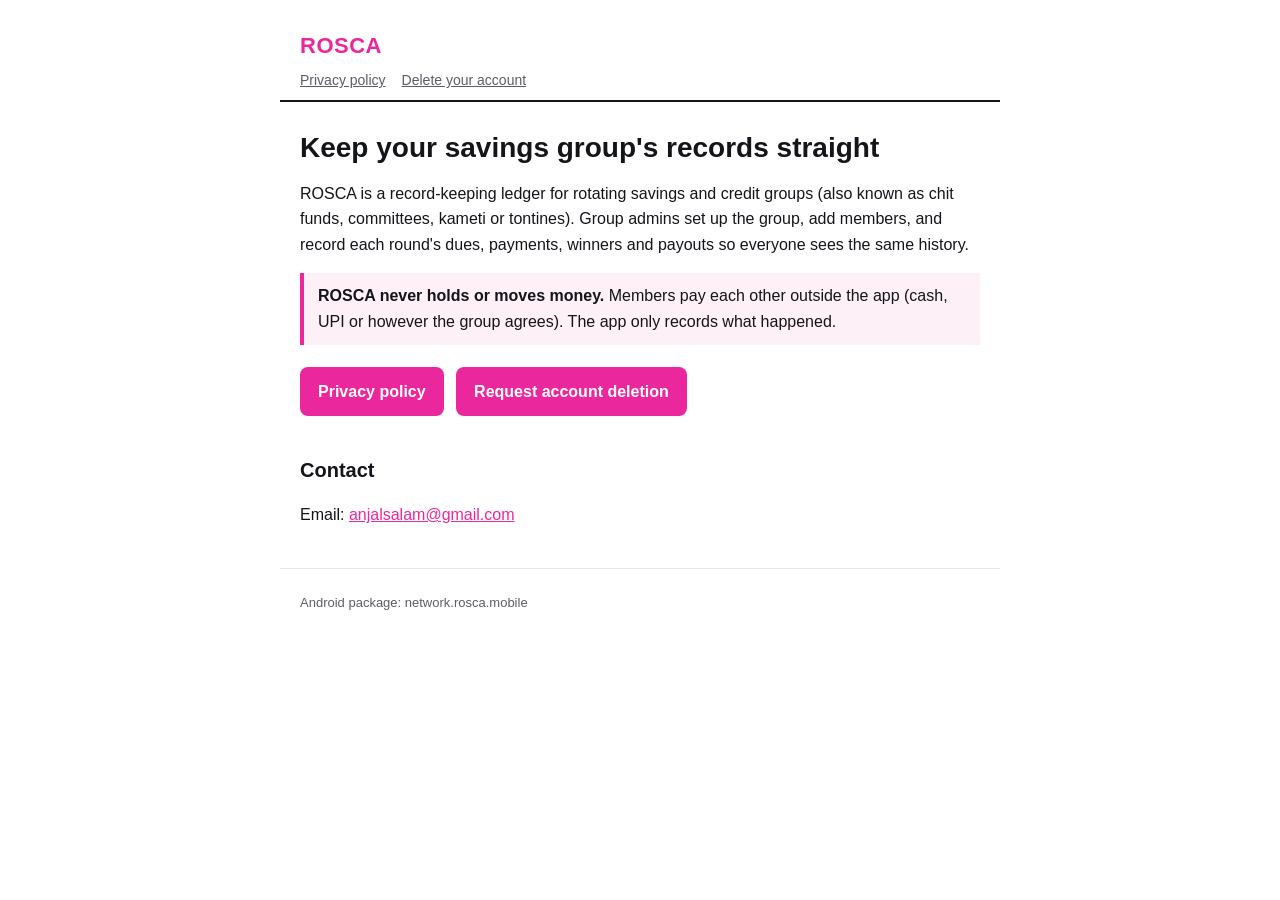
<file: index.html>
<!doctype html>
<html lang="en">
<head>
<meta charset="utf-8">
<meta name="viewport" content="width=device-width,initial-scale=1">
<title>ROSCA – group savings ledger</title>
<meta name="description" content="ROSCA is a record-keeping ledger for rotating savings groups (chit funds, committees). It never holds or moves money.">
<link rel="stylesheet" href="style.css">
</head>
<body>
<header>
  <a class="brand" href="index.html">ROSCA</a>
  <nav><a href="privacy.html">Privacy policy</a><a href="delete-account.html">Delete your account</a></nav>
</header>
<main>
  <h1>Keep your savings group's records straight</h1>
  <p>ROSCA is a record-keeping ledger for rotating savings and credit groups (also known as chit funds, committees, kameti or tontines). Group admins set up the group, add members, and record each round's dues, payments, winners and payouts so everyone sees the same history.</p>
  <div class="note"><strong>ROSCA never holds or moves money.</strong> Members pay each other outside the app (cash, UPI or however the group agrees). The app only records what happened.</div>
  <p>
    <a class="btn" href="privacy.html">Privacy policy</a>
    <a class="btn" href="delete-account.html">Request account deletion</a>
  </p>
  <h2>Contact</h2>
  <p>Email: <a href="mailto:anjalsalam@gmail.com">anjalsalam@gmail.com</a></p>
</main>
<footer>Android package: network.rosca.mobile</footer>
</body>
</html>
</file>
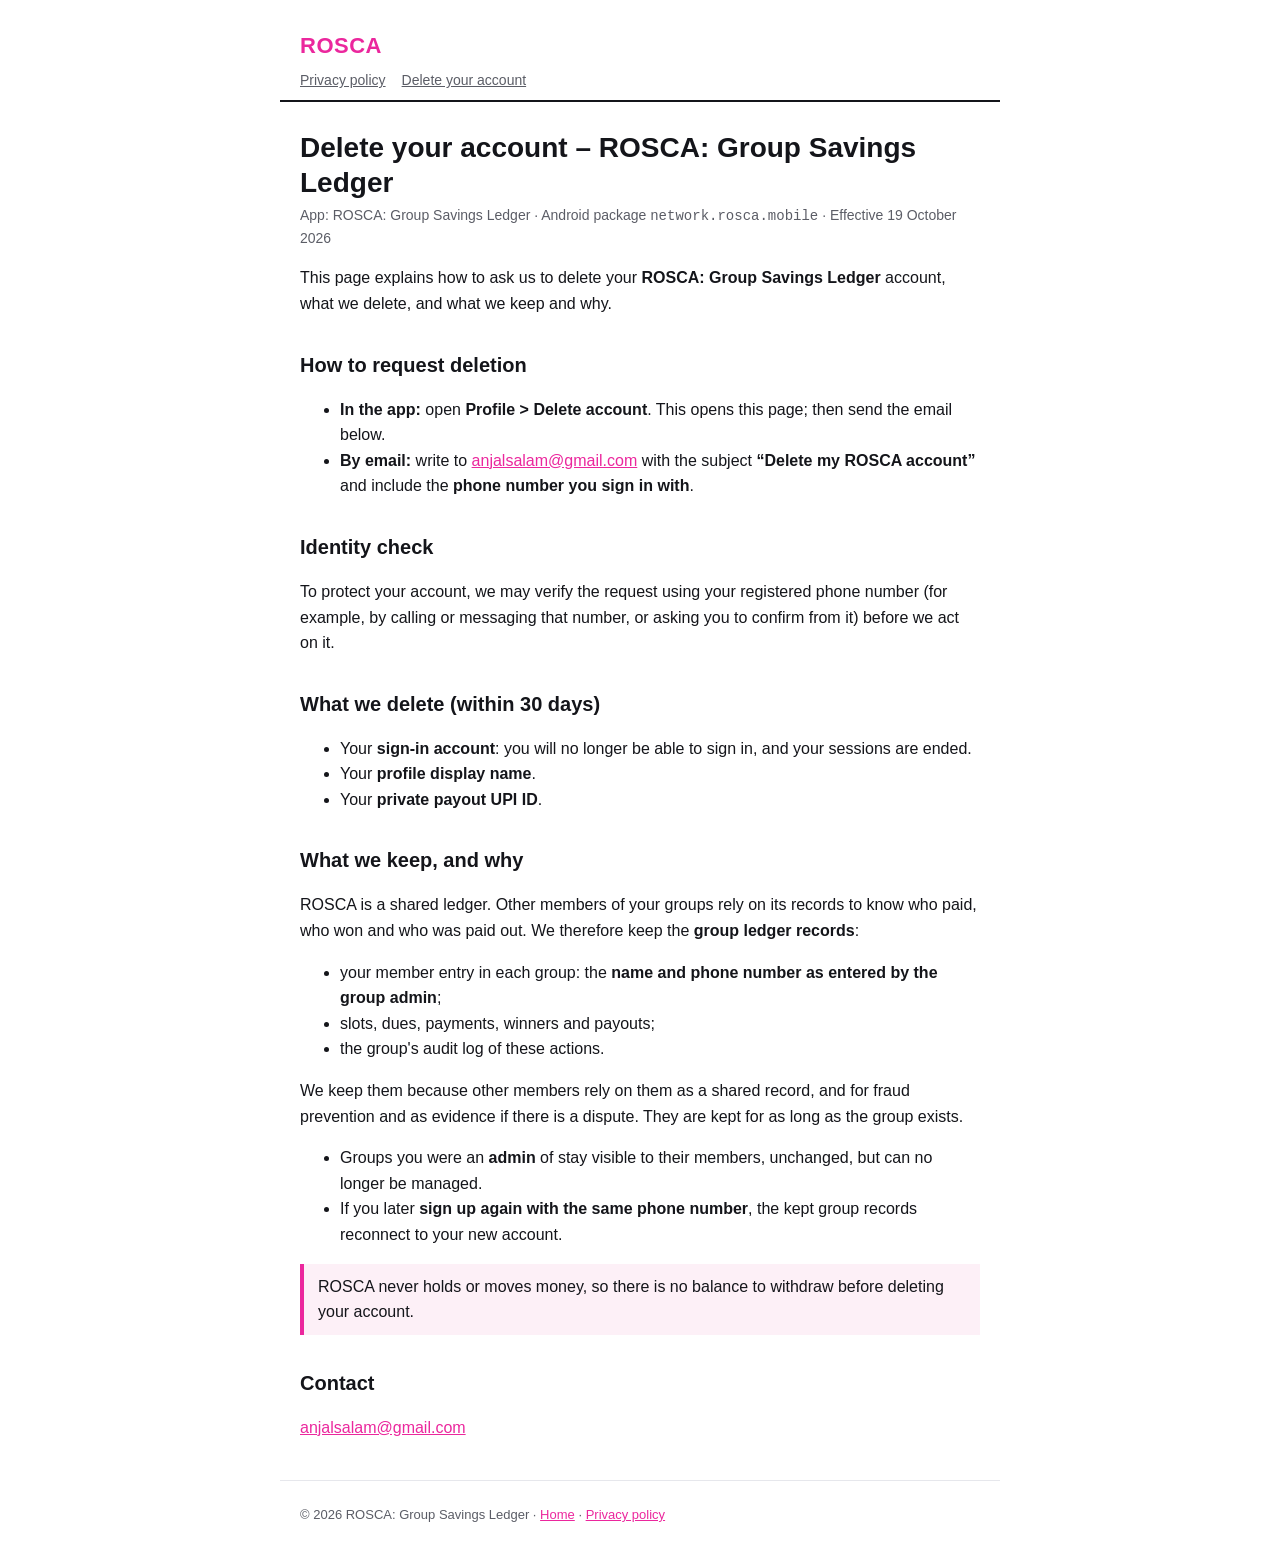
<file: delete-account.html>
<!doctype html>
<html lang="en">
<head>
<meta charset="utf-8">
<meta name="viewport" content="width=device-width,initial-scale=1">
<title>Delete your account – ROSCA: Group Savings Ledger</title>
<link rel="stylesheet" href="style.css">
</head>
<body>
<header>
  <a class="brand" href="index.html">ROSCA</a>
  <nav><a href="privacy.html">Privacy policy</a><a href="delete-account.html">Delete your account</a></nav>
</header>
<main>
<h1>Delete your account – ROSCA: Group Savings Ledger</h1>
<p class="meta">App: ROSCA: Group Savings Ledger · Android package <code>network.rosca.mobile</code> · Effective 19 October 2026</p>

<p>This page explains how to ask us to delete your <strong>ROSCA: Group Savings Ledger</strong> account, what we delete, and what we keep and why.</p>

<h2>How to request deletion</h2>
<ul>
<li><strong>In the app:</strong> open <strong>Profile &gt; Delete account</strong>. This opens this page; then send the email below.</li>
<li><strong>By email:</strong> write to <a href="mailto:anjalsalam@gmail.com?subject=Delete%20my%20ROSCA%20account&amp;body=Please%20delete%20my%20ROSCA%20account.%0ARegistered%20phone%20number%3A%20">anjalsalam@gmail.com</a> with the subject <strong>“Delete my ROSCA account”</strong> and include the <strong>phone number you sign in with</strong>.</li>
</ul>

<h2>Identity check</h2>
<p>To protect your account, we may verify the request using your registered phone number (for example, by calling or messaging that number, or asking you to confirm from it) before we act on it.</p>

<h2>What we delete (within 30 days)</h2>
<ul>
<li>Your <strong>sign-in account</strong>: you will no longer be able to sign in, and your sessions are ended.</li>
<li>Your <strong>profile display name</strong>.</li>
<li>Your <strong>private payout UPI ID</strong>.</li>
</ul>

<h2>What we keep, and why</h2>
<p>ROSCA is a shared ledger. Other members of your groups rely on its records to know who paid, who won and who was paid out. We therefore keep the <strong>group ledger records</strong>:</p>
<ul>
<li>your member entry in each group: the <strong>name and phone number as entered by the group admin</strong>;</li>
<li>slots, dues, payments, winners and payouts;</li>
<li>the group's audit log of these actions.</li>
</ul>
<p>We keep them because other members rely on them as a shared record, and for fraud prevention and as evidence if there is a dispute. They are kept for as long as the group exists.</p>
<ul>
<li>Groups you were an <strong>admin</strong> of stay visible to their members, unchanged, but can no longer be managed.</li>
<li>If you later <strong>sign up again with the same phone number</strong>, the kept group records reconnect to your new account.</li>
</ul>

<div class="note">ROSCA never holds or moves money, so there is no balance to withdraw before deleting your account.</div>

<h2>Contact</h2>
<p><a href="mailto:anjalsalam@gmail.com">anjalsalam@gmail.com</a></p>
</main>
<footer>© 2026 ROSCA: Group Savings Ledger · <a href="index.html">Home</a> · <a href="privacy.html">Privacy policy</a></footer>
</body>
</html>
</file>
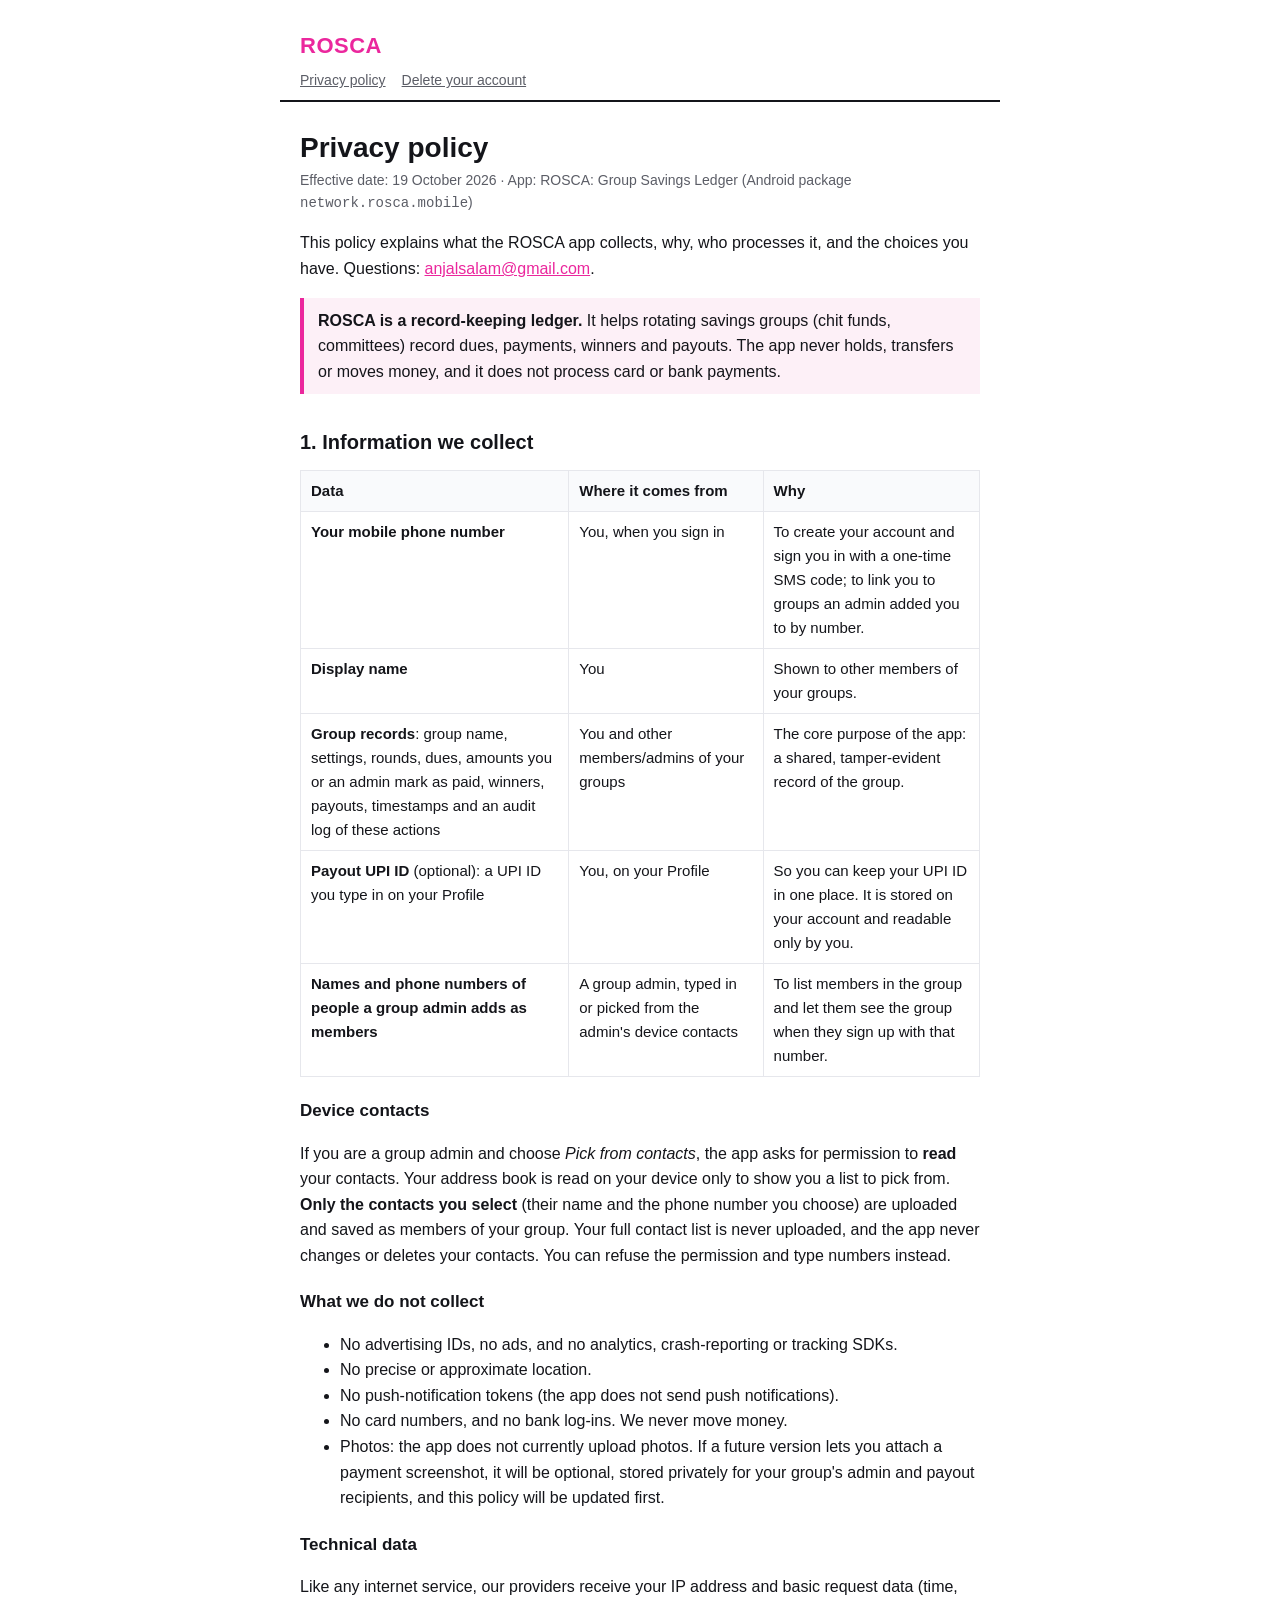
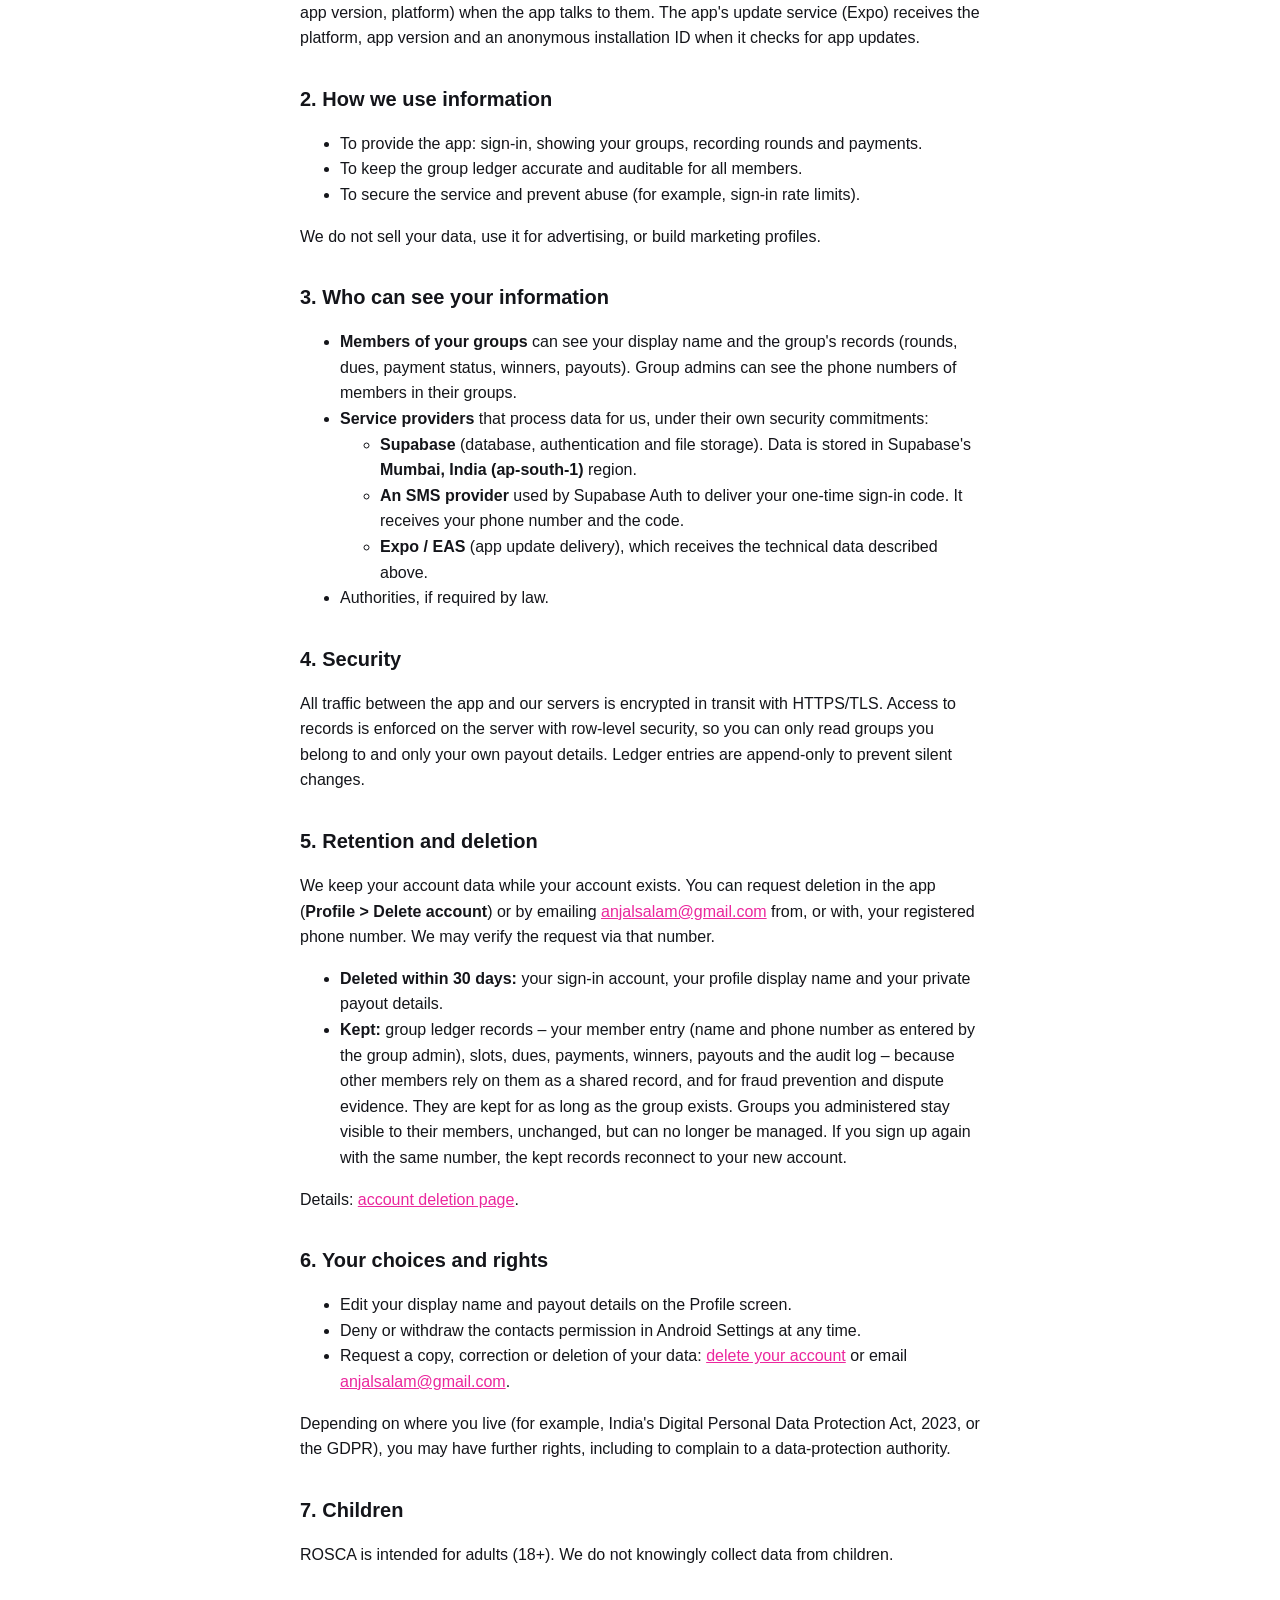
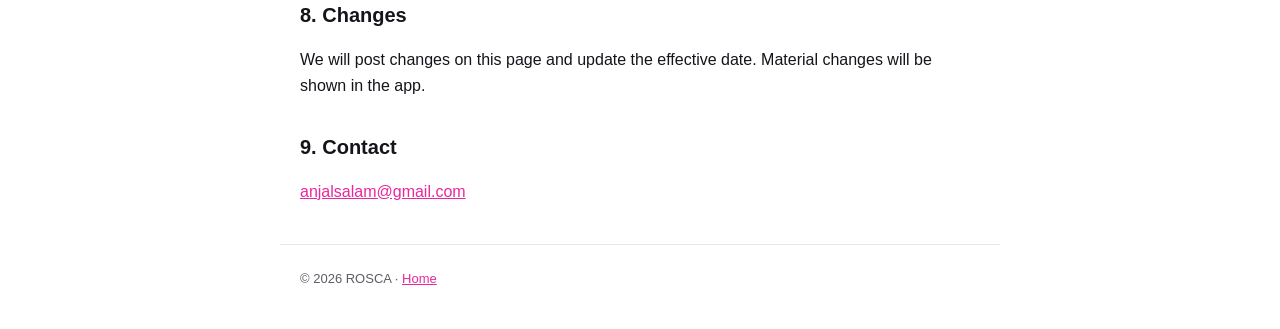
<file: privacy.html>
<!doctype html>
<html lang="en">
<head>
<meta charset="utf-8">
<meta name="viewport" content="width=device-width,initial-scale=1">
<title>Privacy policy – ROSCA</title>
<link rel="stylesheet" href="style.css">
</head>
<body>
<header>
  <a class="brand" href="index.html">ROSCA</a>
  <nav><a href="privacy.html">Privacy policy</a><a href="delete-account.html">Delete your account</a></nav>
</header>
<main>
<h1>Privacy policy</h1>
<p class="meta">Effective date: 19 October 2026 · App: ROSCA: Group Savings Ledger (Android package <code>network.rosca.mobile</code>)</p>

<p>This policy explains what the ROSCA app collects, why, who processes it, and the choices you have. Questions: <a href="mailto:anjalsalam@gmail.com">anjalsalam@gmail.com</a>.</p>

<div class="note"><strong>ROSCA is a record-keeping ledger.</strong> It helps rotating savings groups (chit funds, committees) record dues, payments, winners and payouts. The app never holds, transfers or moves money, and it does not process card or bank payments.</div>

<h2>1. Information we collect</h2>
<table>
<tr><th>Data</th><th>Where it comes from</th><th>Why</th></tr>
<tr><td><strong>Your mobile phone number</strong></td><td>You, when you sign in</td><td>To create your account and sign you in with a one-time SMS code; to link you to groups an admin added you to by number.</td></tr>
<tr><td><strong>Display name</strong></td><td>You</td><td>Shown to other members of your groups.</td></tr>
<tr><td><strong>Group records</strong>: group name, settings, rounds, dues, amounts you or an admin mark as paid, winners, payouts, timestamps and an audit log of these actions</td><td>You and other members/admins of your groups</td><td>The core purpose of the app: a shared, tamper-evident record of the group.</td></tr>
<tr><td><strong>Payout UPI ID</strong> (optional): a UPI ID you type in on your Profile</td><td>You, on your Profile</td><td>So you can keep your UPI ID in one place. It is stored on your account and readable only by you.</td></tr>
<tr><td><strong>Names and phone numbers of people a group admin adds as members</strong></td><td>A group admin, typed in or picked from the admin's device contacts</td><td>To list members in the group and let them see the group when they sign up with that number.</td></tr>
</table>

<h3>Device contacts</h3>
<p>If you are a group admin and choose <em>Pick from contacts</em>, the app asks for permission to <strong>read</strong> your contacts. Your address book is read on your device only to show you a list to pick from. <strong>Only the contacts you select</strong> (their name and the phone number you choose) are uploaded and saved as members of your group. Your full contact list is never uploaded, and the app never changes or deletes your contacts. You can refuse the permission and type numbers instead.</p>

<h3>What we do not collect</h3>
<ul>
<li>No advertising IDs, no ads, and no analytics, crash-reporting or tracking SDKs.</li>
<li>No precise or approximate location.</li>
<li>No push-notification tokens (the app does not send push notifications).</li>
<li>No card numbers, and no bank log-ins. We never move money.</li>
<li>Photos: the app does not currently upload photos. If a future version lets you attach a payment screenshot, it will be optional, stored privately for your group's admin and payout recipients, and this policy will be updated first.</li>
</ul>

<h3>Technical data</h3>
<p>Like any internet service, our providers receive your IP address and basic request data (time, app version, platform) when the app talks to them. The app's update service (Expo) receives the platform, app version and an anonymous installation ID when it checks for app updates.</p>

<h2>2. How we use information</h2>
<ul>
<li>To provide the app: sign-in, showing your groups, recording rounds and payments.</li>
<li>To keep the group ledger accurate and auditable for all members.</li>
<li>To secure the service and prevent abuse (for example, sign-in rate limits).</li>
</ul>
<p>We do not sell your data, use it for advertising, or build marketing profiles.</p>

<h2>3. Who can see your information</h2>
<ul>
<li><strong>Members of your groups</strong> can see your display name and the group's records (rounds, dues, payment status, winners, payouts). Group admins can see the phone numbers of members in their groups.</li>
<li><strong>Service providers</strong> that process data for us, under their own security commitments:
  <ul>
  <li><strong>Supabase</strong> (database, authentication and file storage). Data is stored in Supabase's <strong>Mumbai, India (ap-south-1)</strong> region.</li>
  <li><strong>An SMS provider</strong> used by Supabase Auth to deliver your one-time sign-in code. It receives your phone number and the code.</li>
  <li><strong>Expo / EAS</strong> (app update delivery), which receives the technical data described above.</li>
  </ul></li>
<li>Authorities, if required by law.</li>
</ul>

<h2>4. Security</h2>
<p>All traffic between the app and our servers is encrypted in transit with HTTPS/TLS. Access to records is enforced on the server with row-level security, so you can only read groups you belong to and only your own payout details. Ledger entries are append-only to prevent silent changes.</p>

<h2>5. Retention and deletion</h2>
<p>We keep your account data while your account exists. You can request deletion in the app (<strong>Profile &gt; Delete account</strong>) or by emailing <a href="mailto:anjalsalam@gmail.com?subject=Delete%20my%20ROSCA%20account">anjalsalam@gmail.com</a> from, or with, your registered phone number. We may verify the request via that number.</p>
<ul>
<li><strong>Deleted within 30 days:</strong> your sign-in account, your profile display name and your private payout details.</li>
<li><strong>Kept:</strong> group ledger records – your member entry (name and phone number as entered by the group admin), slots, dues, payments, winners, payouts and the audit log – because other members rely on them as a shared record, and for fraud prevention and dispute evidence. They are kept for as long as the group exists. Groups you administered stay visible to their members, unchanged, but can no longer be managed. If you sign up again with the same number, the kept records reconnect to your new account.</li>
</ul>
<p>Details: <a href="delete-account.html">account deletion page</a>.</p>

<h2>6. Your choices and rights</h2>
<ul>
<li>Edit your display name and payout details on the Profile screen.</li>
<li>Deny or withdraw the contacts permission in Android Settings at any time.</li>
<li>Request a copy, correction or deletion of your data: <a href="delete-account.html">delete your account</a> or email <a href="mailto:anjalsalam@gmail.com">anjalsalam@gmail.com</a>.</li>
</ul>
<p>Depending on where you live (for example, India's Digital Personal Data Protection Act, 2023, or the GDPR), you may have further rights, including to complain to a data-protection authority.</p>

<h2>7. Children</h2>
<p>ROSCA is intended for adults (18+). We do not knowingly collect data from children.</p>

<h2>8. Changes</h2>
<p>We will post changes on this page and update the effective date. Material changes will be shown in the app.</p>

<h2>9. Contact</h2>
<p><a href="mailto:anjalsalam@gmail.com">anjalsalam@gmail.com</a></p>
</main>
<footer>© 2026 ROSCA · <a href="index.html">Home</a></footer>
</body>
</html>
</file>
<file: style.css>
:root{--pink:#EB279D;--ink:#14151A;--muted:#5B5D66;--line:#E6E7EC;--bg:#fff}
*{box-sizing:border-box}
body{margin:0;font:16px/1.6 -apple-system,BlinkMacSystemFont,"Segoe UI",Roboto,Helvetica,Arial,sans-serif;color:var(--ink);background:var(--bg)}
header,main,footer{max-width:720px;margin:0 auto;padding:0 20px}
header{padding-top:28px;padding-bottom:8px;border-bottom:2px solid var(--ink)}
header a.brand{font-weight:800;font-size:22px;color:var(--pink);text-decoration:none;letter-spacing:.5px}
nav{margin-top:6px;font-size:14px}
nav a{color:var(--muted);margin-right:16px}
h1{font-size:28px;line-height:1.25;margin:28px 0 4px}
h2{font-size:20px;margin:32px 0 8px}
h3{font-size:17px;margin:20px 0 6px}
p.meta{color:var(--muted);font-size:14px;margin-top:0}
a{color:var(--pink)}
table{width:100%;border-collapse:collapse;font-size:15px;margin:12px 0}
th,td{border:1px solid var(--line);padding:8px 10px;text-align:left;vertical-align:top}
th{background:#F9FAFC}
.note{border-left:4px solid var(--pink);background:#FDF0F7;padding:10px 14px;margin:16px 0}
.btn{display:inline-block;background:var(--pink);color:#fff;text-decoration:none;font-weight:700;padding:12px 18px;border-radius:8px;margin:6px 8px 6px 0}
footer{color:var(--muted);font-size:13px;padding-top:24px;padding-bottom:40px;border-top:1px solid var(--line);margin-top:40px}
@media (max-width:480px){h1{font-size:24px}table{font-size:14px}th,td{padding:6px}}
</file>
